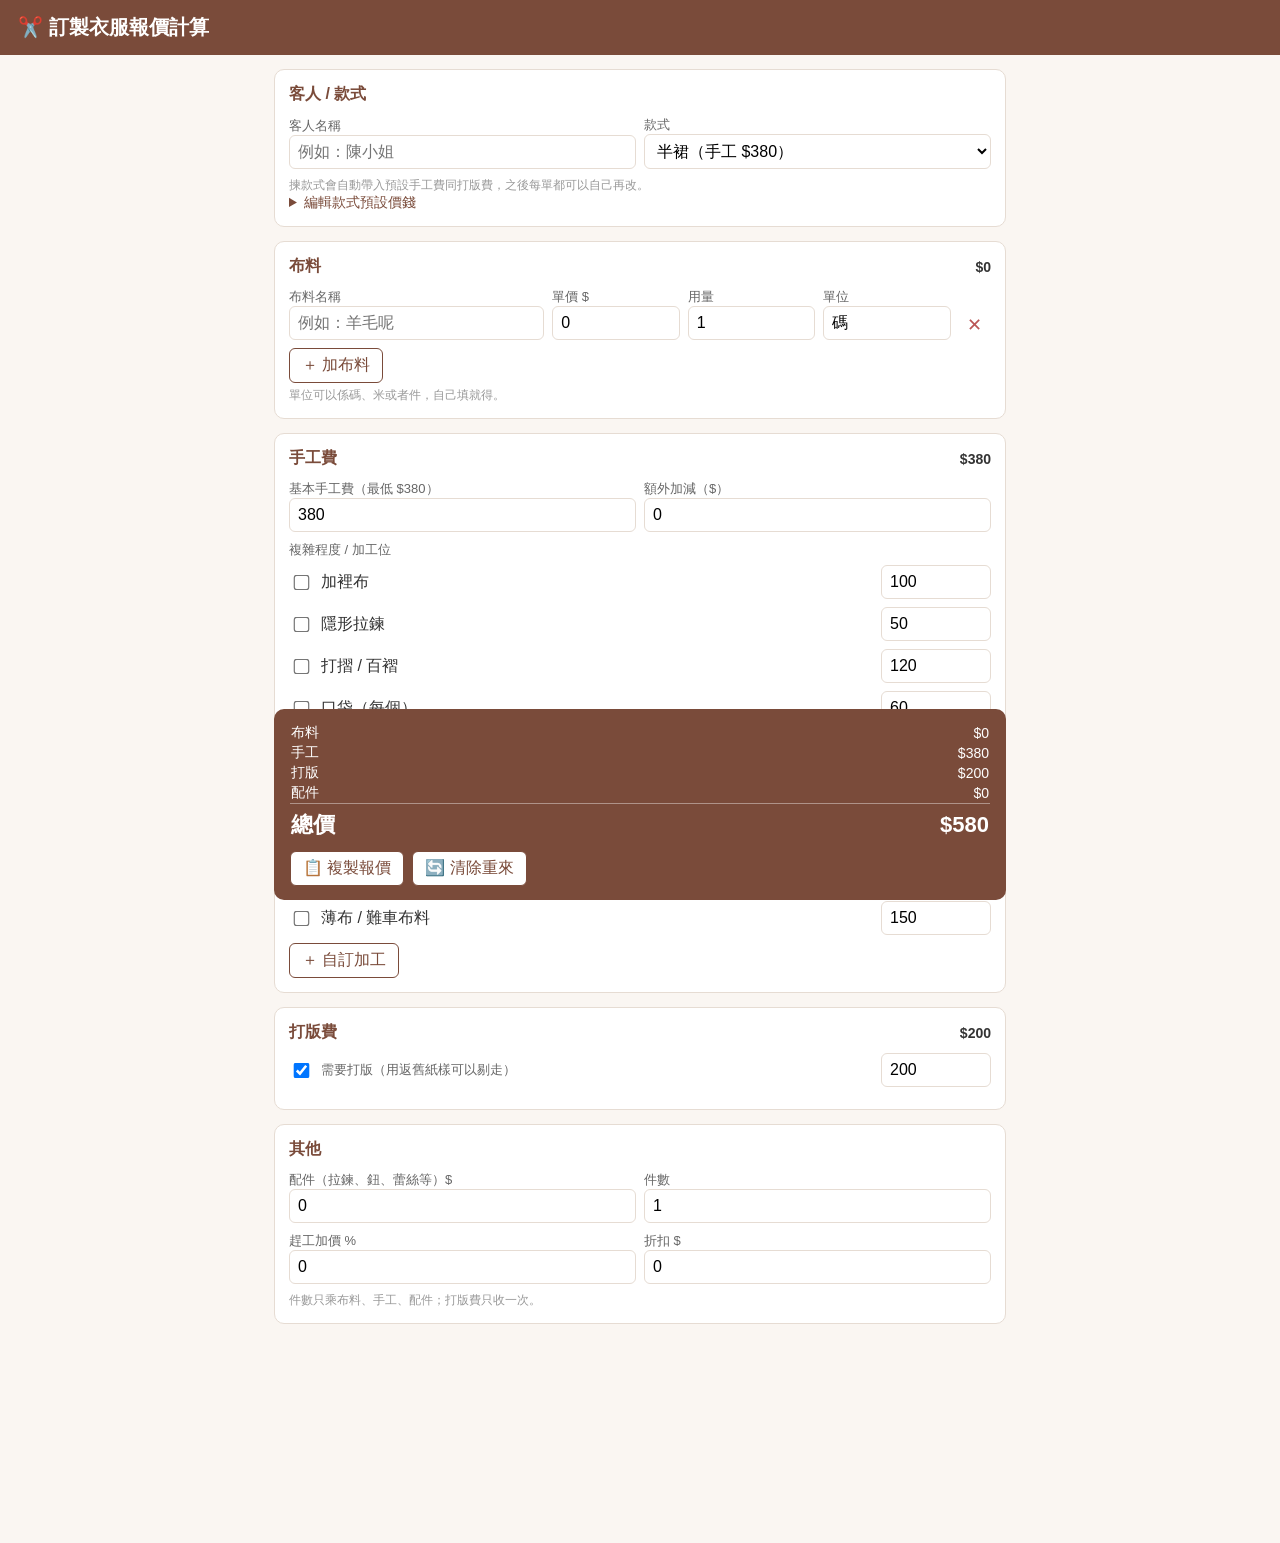
<file: index.html>
<!DOCTYPE html>
<html lang="zh-Hant">
<head>
<meta charset="UTF-8">
<meta name="viewport" content="width=device-width, initial-scale=1">
<title>訂製衣服報價計算</title>
<link rel="manifest" href="manifest.json">
<meta name="theme-color" content="#7a4b3a">
<link rel="icon" href="icons/icon-192.png">
<link rel="apple-touch-icon" href="icons/icon-180.png">
<meta name="apple-mobile-web-app-capable" content="yes">
<meta name="mobile-web-app-capable" content="yes">
<meta name="apple-mobile-web-app-title" content="衣服報價">
<meta name="apple-mobile-web-app-status-bar-style" content="default">
<style>
  :root { --c:#7a4b3a; --bg:#faf6f2; --line:#e6dcd3; }
  * { box-sizing:border-box; }
  body { margin:0; font-family:-apple-system,"PingFang TC","Noto Sans TC","Microsoft JhengHei",sans-serif; background:var(--bg); color:#333; }
  header { background:var(--c); color:#fff; padding:14px 18px; }
  header h1 { margin:0; font-size:20px; }
  main { max-width:760px; margin:0 auto; padding:14px; }
  section { background:#fff; border:1px solid var(--line); border-radius:10px; padding:14px; margin-bottom:14px; }
  h2 { font-size:16px; margin:0 0 10px; color:var(--c); display:flex; justify-content:space-between; align-items:center; }
  h2 .sub { font-size:14px; color:#333; font-weight:600; }
  label { font-size:13px; color:#666; }
  input, select { font:inherit; padding:7px 8px; border:1px solid var(--line); border-radius:6px; width:100%; background:#fff; }
  input[type=checkbox] { width:auto; transform:scale(1.2); }
  .row { display:grid; gap:8px; align-items:end; margin-bottom:8px; }
  .fab { grid-template-columns:2fr 1fr 1fr 1fr 32px; }
  .opt { grid-template-columns:24px 1fr 110px; align-items:center; }
  .two { grid-template-columns:1fr 1fr; }
  .opt.custom { grid-template-columns:24px 1fr 110px 32px; }
  .sub-total { text-align:right; font-size:13px; color:#888; }
  button { font:inherit; border:1px solid var(--c); color:var(--c); background:#fff; border-radius:6px; padding:6px 12px; cursor:pointer; }
  button.primary { background:var(--c); color:#fff; }
  button.x { border:none; color:#b55; padding:4px; font-size:18px; }
  .total { position:sticky; bottom:0; background:var(--c); color:#fff; border-radius:10px; padding:14px 16px; }
  .total table { width:100%; border-collapse:collapse; font-size:14px; }
  .total td:last-child { text-align:right; }
  .total .big td { font-size:22px; font-weight:bold; padding-top:6px; border-top:1px solid rgba(255,255,255,.4); }
  .actions { display:flex; gap:8px; flex-wrap:wrap; margin-top:10px; }
  .actions button { background:#fff; }
  .hint { font-size:12px; color:#999; margin:4px 0 0; }
  details summary { cursor:pointer; color:var(--c); font-size:14px; }
  .toast { position:fixed; top:16px; left:50%; transform:translateX(-50%); background:#333; color:#fff; padding:8px 16px; border-radius:20px; display:none; }
  @media (max-width:520px){ .fab { grid-template-columns:1fr 1fr; } .fab .name { grid-column:1/-1; } }
</style>
</head>
<body>
<header><h1>✂️ 訂製衣服報價計算</h1></header>
<main>

<section>
  <h2>客人 / 款式</h2>
  <div class="row two">
    <div><label>客人名稱</label><input id="customer" placeholder="例如：陳小姐"></div>
    <div><label>款式</label><select id="style"></select></div>
  </div>
  <p class="hint">揀款式會自動帶入預設手工費同打版費，之後每單都可以自己再改。</p>
  <details>
    <summary>編輯款式預設價錢</summary>
    <div id="presetList" style="margin-top:10px"></div>
    <button onclick="addPreset()">＋ 新增款式</button>
    <p class="hint">改完會自動儲存喺呢部機。</p>
  </details>
</section>

<section>
  <h2>布料 <span class="sub" id="fabricSub">$0</span></h2>
  <div id="fabrics"></div>
  <button onclick="addFabric()">＋ 加布料</button>
  <p class="hint">單位可以係碼、米或者件，自己填就得。</p>
</section>

<section>
  <h2>手工費 <span class="sub" id="laborSub">$0</span></h2>
  <div class="row two">
    <div><label>基本手工費（最低 $380）</label><input id="baseLabor" type="number" min="0"></div>
    <div><label>額外加減（$）</label><input id="laborAdjust" type="number" value="0"></div>
  </div>
  <label>複雜程度 / 加工位</label>
  <div id="options" style="margin-top:6px"></div>
  <button onclick="addCustomOpt()">＋ 自訂加工</button>
</section>

<section>
  <h2>打版費 <span class="sub" id="patternSub">$0</span></h2>
  <div class="row opt" style="grid-template-columns:24px 1fr 110px">
    <input type="checkbox" id="needPattern" checked>
    <label for="needPattern">需要打版（用返舊紙樣可以剔走）</label>
    <input id="patternFee" type="number" min="0">
  </div>
</section>

<section>
  <h2>其他</h2>
  <div class="row two">
    <div><label>配件（拉鍊、鈕、蕾絲等）$</label><input id="accessories" type="number" value="0" min="0"></div>
    <div><label>件數</label><input id="qty" type="number" value="1" min="1"></div>
  </div>
  <div class="row two">
    <div><label>趕工加價 %</label><input id="rush" type="number" value="0" min="0"></div>
    <div><label>折扣 $</label><input id="discount" type="number" value="0" min="0"></div>
  </div>
  <p class="hint">件數只乘布料、手工、配件；打版費只收一次。</p>
</section>

<div class="total">
  <table>
    <tr><td>布料</td><td id="tFabric"></td></tr>
    <tr><td>手工</td><td id="tLabor"></td></tr>
    <tr><td>打版</td><td id="tPattern"></td></tr>
    <tr><td>配件</td><td id="tAcc"></td></tr>
    <tr id="trRush"><td>趕工</td><td id="tRush"></td></tr>
    <tr id="trDisc"><td>折扣</td><td id="tDisc"></td></tr>
    <tr class="big"><td>總價</td><td id="tTotal"></td></tr>
  </table>
  <div class="actions">
    <button onclick="copyQuote()">📋 複製報價</button>
    <button onclick="resetOrder()">🔄 清除重來</button>
  </div>
</div>

</main>
<div class="toast" id="toast"></div>

<script>
const DEFAULT_PRESETS = [
  { name:"半裙", labor:380, pattern:200 },
  { name:"褲", labor:480, pattern:250 },
  { name:"恤衫 / 上衣", labor:500, pattern:300 },
  { name:"連身裙", labor:680, pattern:400 },
  { name:"外套", labor:980, pattern:500 },
  { name:"旗袍", labor:1200, pattern:600 },
];
const DEFAULT_OPTS = [
  { name:"加裡布", price:100 },
  { name:"隱形拉鍊", price:50 },
  { name:"打摺 / 百褶", price:120 },
  { name:"口袋（每個）", price:60 },
  { name:"開衩", price:40 },
  { name:"釘鈕 / 開鈕門", price:80 },
  { name:"滾邊 / 包邊", price:100 },
  { name:"對格 / 對條紋", price:150 },
  { name:"薄布 / 難車布料", price:150 },
];
const MIN_LABOR = 380;
const $ = id => document.getElementById(id);
const money = n => "$" + Math.round(n).toLocaleString();
const esc = s => String(s).replace(/[&<>"]/g, c => ({"&":"&amp;","<":"&lt;",">":"&gt;",'"':"&quot;"}[c]));

let presets = JSON.parse(localStorage.getItem("pm_presets") || "null") || DEFAULT_PRESETS.map(p=>({...p}));
let opts = DEFAULT_OPTS.map(o => ({...o, on:false}));
let fabrics = [];

function savePresets(){ localStorage.setItem("pm_presets", JSON.stringify(presets)); }

function renderStyleSelect(keep){
  const cur = keep ? $("style").value : 0;
  $("style").innerHTML = presets.map((p,i)=>`<option value="${i}">${esc(p.name)}（手工 $${p.labor}）</option>`).join("");
  $("style").value = presets[cur] ? cur : 0;
}
function renderPresets(){
  $("presetList").innerHTML = presets.map((p,i)=>`
    <div class="row" style="grid-template-columns:2fr 1fr 1fr 32px">
      <div><label>款式</label><input value="${esc(p.name)}" oninput="presets[${i}].name=this.value;savePresets();renderStyleSelect(true)"></div>
      <div><label>手工</label><input type="number" value="${p.labor}" oninput="presets[${i}].labor=+this.value;savePresets();renderStyleSelect(true)"></div>
      <div><label>打版</label><input type="number" value="${p.pattern}" oninput="presets[${i}].pattern=+this.value;savePresets()"></div>
      <button class="x" onclick="presets.splice(${i},1);savePresets();renderPresets();renderStyleSelect()">✕</button>
    </div>`).join("");
}
function addPreset(){ presets.push({name:"新款式",labor:MIN_LABOR,pattern:200}); savePresets(); renderPresets(); renderStyleSelect(true); }

function applyStyle(){
  const p = presets[$("style").value]; if(!p) return;
  $("baseLabor").value = p.labor; $("patternFee").value = p.pattern; calc();
}

function renderFabrics(){
  $("fabrics").innerHTML = fabrics.map((f,i)=>`
    <div class="row fab">
      <div class="name"><label>布料名稱</label><input value="${esc(f.name)}" placeholder="例如：羊毛呢" oninput="fabrics[${i}].name=this.value;calc()"></div>
      <div><label>單價 $</label><input type="number" value="${f.price}" min="0" oninput="fabrics[${i}].price=+this.value;calc()"></div>
      <div><label>用量</label><input type="number" value="${f.amount}" min="0" step="0.1" oninput="fabrics[${i}].amount=+this.value;calc()"></div>
      <div><label>單位</label><input value="${esc(f.unit)}" oninput="fabrics[${i}].unit=this.value;calc()"></div>
      <button class="x" onclick="fabrics.splice(${i},1);renderFabrics();calc()">✕</button>
    </div>`).join("");
}
function addFabric(){ fabrics.push({name:"",price:0,amount:1,unit:"碼"}); renderFabrics(); calc(); }

function renderOpts(){
  $("options").innerHTML = opts.map((o,i)=>`
    <div class="row opt ${o.custom?'custom':''}">
      <input type="checkbox" ${o.on?"checked":""} onchange="opts[${i}].on=this.checked;calc()">
      ${o.custom ? `<input value="${esc(o.name)}" placeholder="加工名稱" oninput="opts[${i}].name=this.value;calc()">` : `<span>${esc(o.name)}</span>`}
      <input type="number" value="${o.price}" oninput="opts[${i}].price=+this.value;calc()">
      ${o.custom ? `<button class="x" onclick="opts.splice(${i},1);renderOpts();calc()">✕</button>` : ""}
    </div>`).join("");
}
function addCustomOpt(){ opts.push({name:"",price:0,on:true,custom:true}); renderOpts(); calc(); }

function getNums(){
  const qty = Math.max(1, +$("qty").value || 1);
  const fabric = fabrics.reduce((s,f)=>s + (f.price||0)*(f.amount||0), 0);
  const base = Math.max(MIN_LABOR, +$("baseLabor").value || 0);
  const extras = opts.filter(o=>o.on).reduce((s,o)=>s+(o.price||0),0);
  const labor = base + extras + (+$("laborAdjust").value || 0);
  const pattern = $("needPattern").checked ? (+$("patternFee").value || 0) : 0;
  const acc = +$("accessories").value || 0;
  const perPiece = fabric + labor + acc;
  const sub = perPiece*qty + pattern;
  const rush = sub * (+$("rush").value || 0) / 100;
  const disc = +$("discount").value || 0;
  return { qty, fabric, base, extras, labor, pattern, acc, rush, disc, total: Math.max(0, sub + rush - disc) };
}

function calc(){
  const n = getNums(), q = n.qty, x = q>1 ? ` ×${q}` : "";
  $("fabricSub").textContent = money(n.fabric);
  $("laborSub").textContent = money(n.labor);
  $("patternSub").textContent = money(n.pattern);
  $("tFabric").textContent = money(n.fabric*q) + x;
  $("tLabor").textContent = money(n.labor*q) + x;
  $("tPattern").textContent = money(n.pattern);
  $("tAcc").textContent = money(n.acc*q);
  $("tRush").textContent = "+" + money(n.rush);
  $("tDisc").textContent = "-" + money(n.disc);
  $("trRush").style.display = n.rush ? "" : "none";
  $("trDisc").style.display = n.disc ? "" : "none";
  $("tTotal").textContent = money(n.total);
  const bl = $("baseLabor");
  bl.style.borderColor = (+bl.value < MIN_LABOR) ? "#d66" : "";
}

function copyQuote(){
  const n = getNums(), p = presets[$("style").value] || {name:""};
  const L = [];
  L.push(`【訂製報價】${$("customer").value ? " " + $("customer").value : ""}`);
  L.push(`款式：${p.name}${n.qty>1 ? `（${n.qty} 件）` : ""}`);
  L.push("");
  fabrics.forEach(f => { if(f.price*f.amount) L.push(`布料 ${f.name||""}：$${f.price} × ${f.amount}${f.unit} = ${money(f.price*f.amount)}`); });
  L.push(`手工費：${money(n.base)}`);
  opts.filter(o=>o.on && o.price).forEach(o => L.push(`  + ${o.name}：${money(o.price)}`));
  const adj = +$("laborAdjust").value || 0;
  if(adj) L.push(`  ${adj>0?"+":"-"} 其他調整：${money(Math.abs(adj))}`);
  if(n.pattern) L.push(`打版費：${money(n.pattern)}`);
  if(n.acc) L.push(`配件：${money(n.acc)}`);
  if(n.qty>1) L.push(`每件 ${money(n.fabric+n.labor+n.acc)} × ${n.qty} 件`);
  if(n.rush) L.push(`趕工 +${$("rush").value}%：${money(n.rush)}`);
  if(n.disc) L.push(`折扣：-${money(n.disc)}`);
  L.push("");
  L.push(`總價：${money(n.total)}`);
  const text = L.join("\n");
  (navigator.clipboard ? navigator.clipboard.writeText(text) : Promise.reject())
    .then(()=>toast("已複製報價"))
    .catch(()=>{ prompt("複製以下報價：", text); });
}
function toast(msg){ const t=$("toast"); t.textContent=msg; t.style.display="block"; setTimeout(()=>t.style.display="none",1500); }

function resetOrder(){
  $("customer").value=""; $("laborAdjust").value=0; $("accessories").value=0; $("qty").value=1;
  $("rush").value=0; $("discount").value=0; $("needPattern").checked=true;
  opts = DEFAULT_OPTS.map(o=>({...o,on:false})); fabrics=[{name:"",price:0,amount:1,unit:"碼"}];
  renderOpts(); renderFabrics(); applyStyle();
}

document.addEventListener("input", e => { if(e.target.closest("section:not(:first-child)")) calc(); });
$("needPattern").addEventListener("change", calc);
$("style").addEventListener("change", applyStyle);

renderStyleSelect(); renderPresets(); resetOrder();
if ("serviceWorker" in navigator && location.protocol.startsWith("http")) navigator.serviceWorker.register("sw.js");
</script>
</body>
</html>
</file>
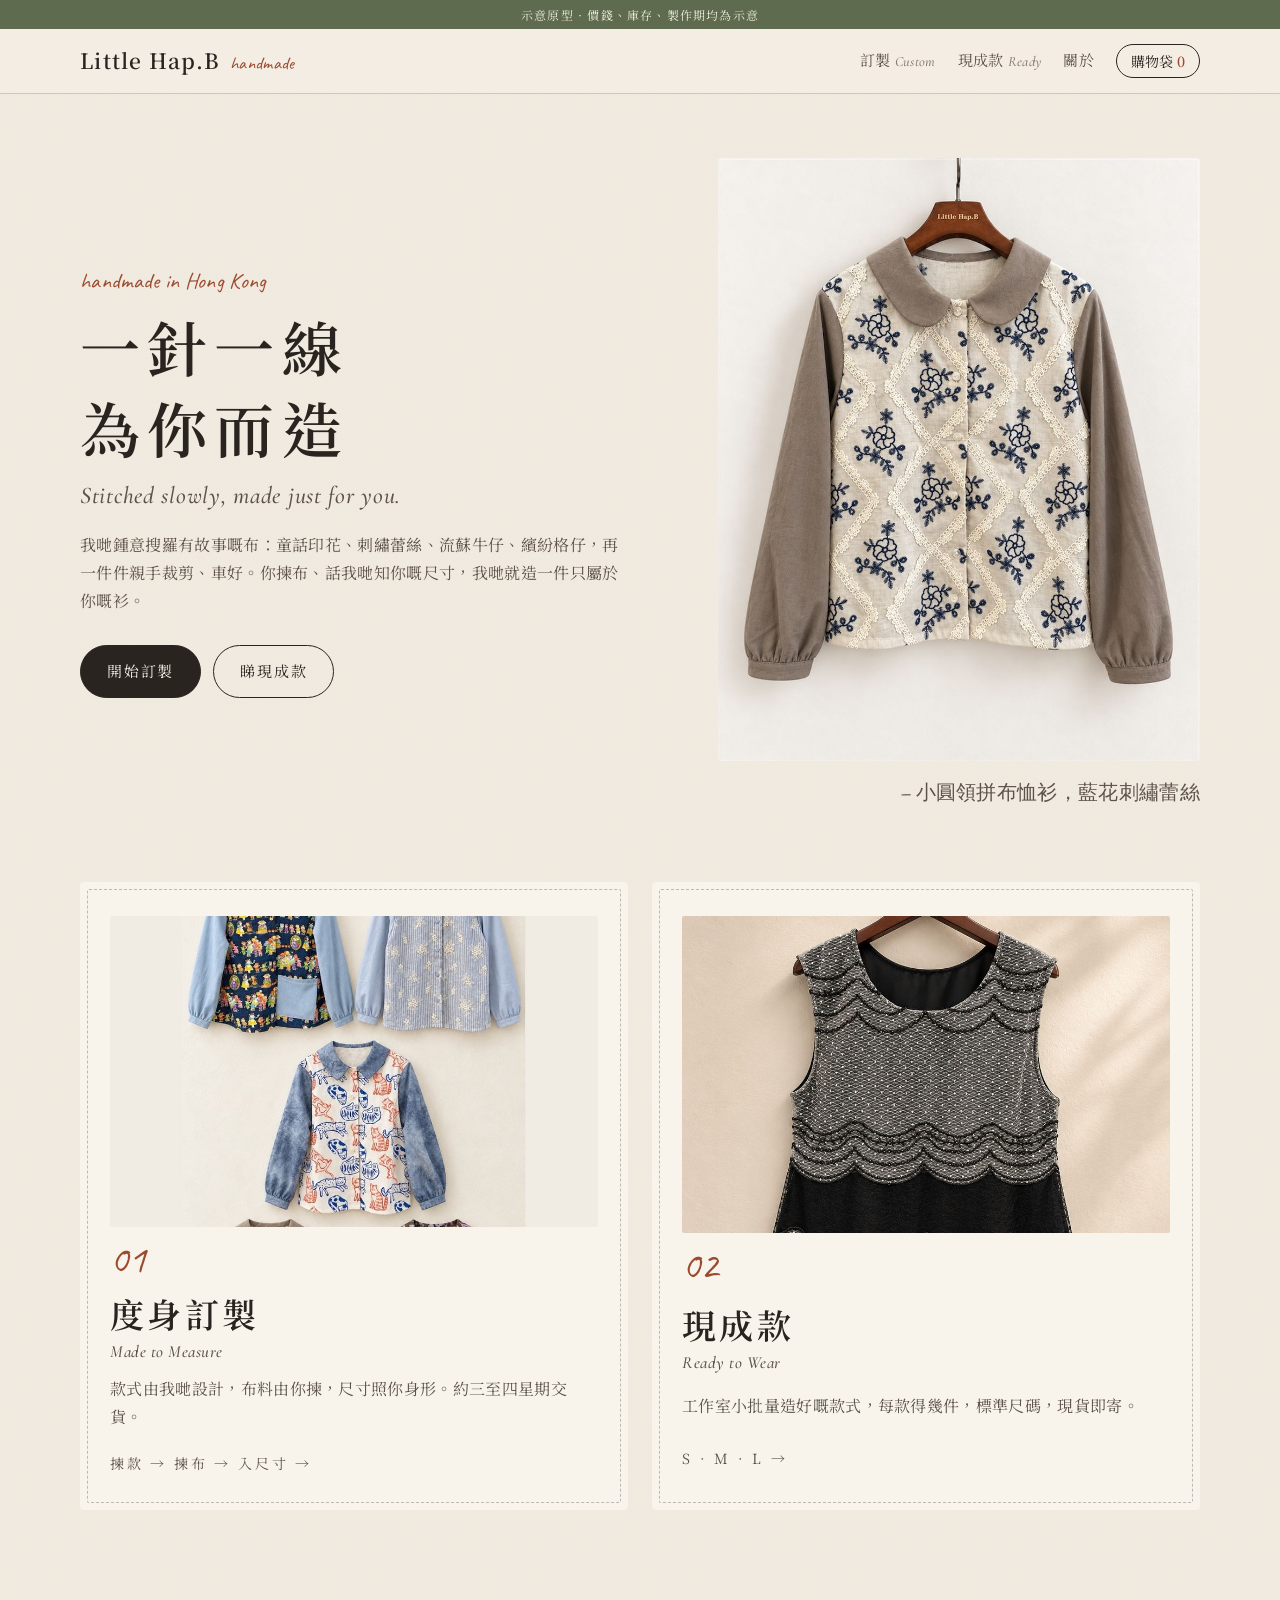
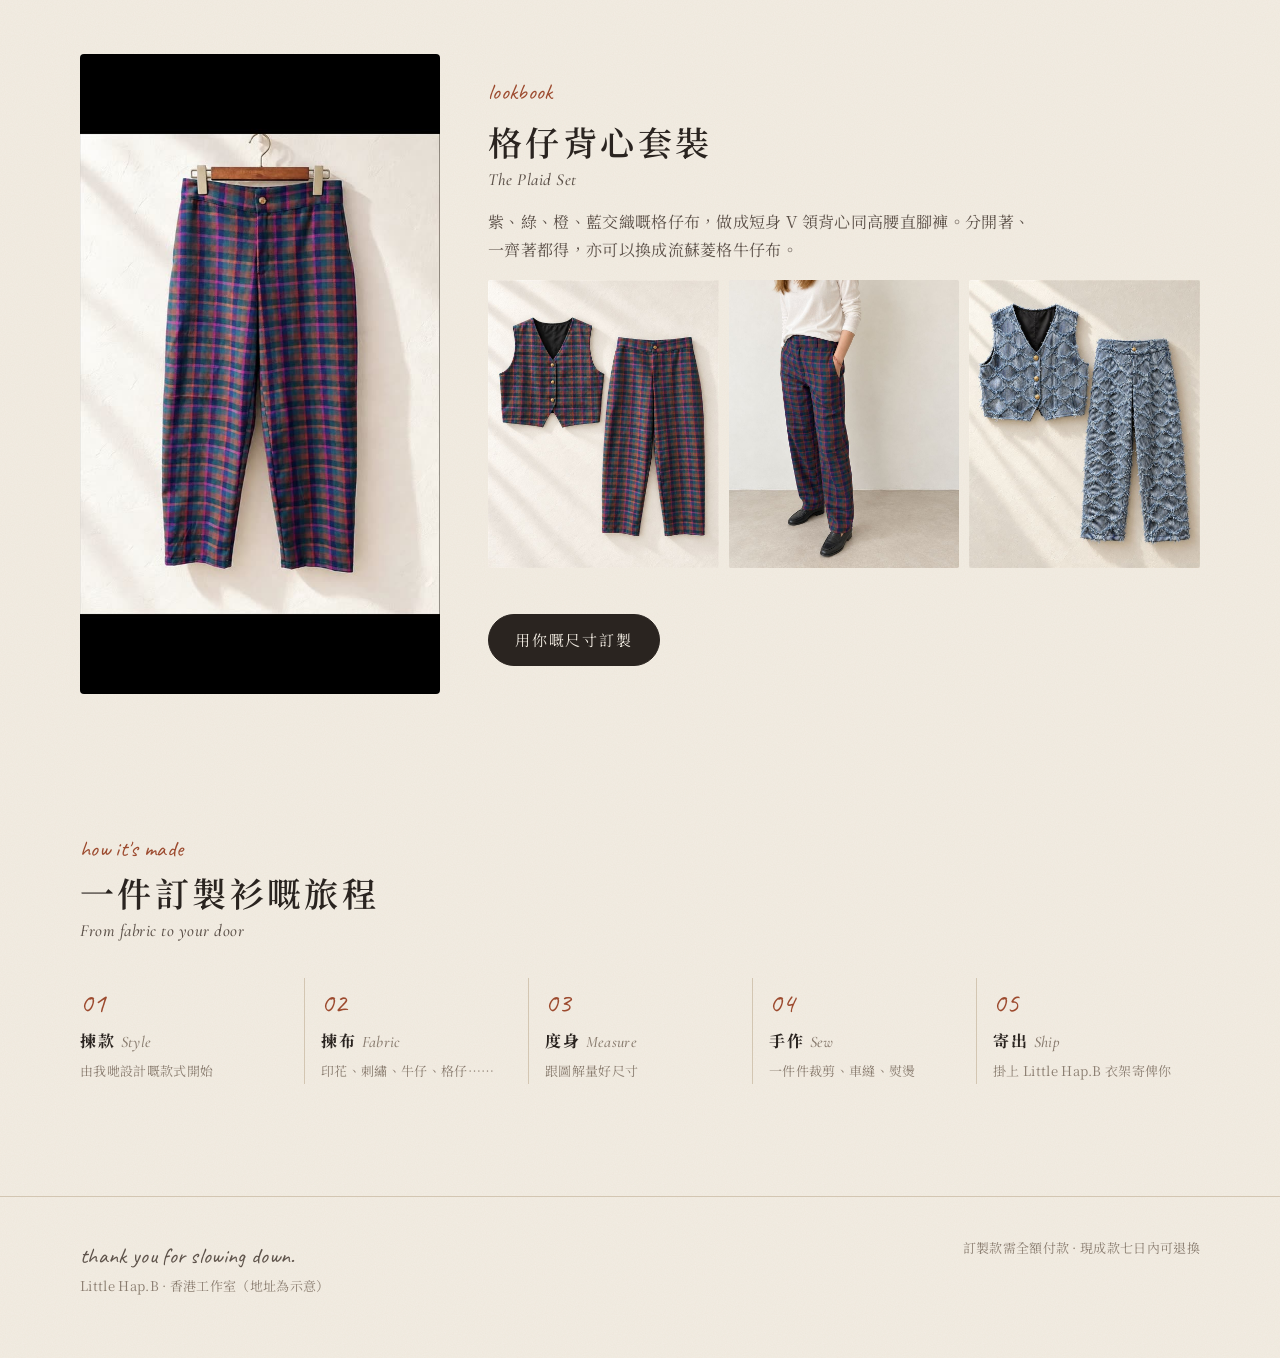
<file: site/index.html>
<!DOCTYPE html>
<html lang="zh-Hant-HK">
<head>
<meta charset="utf-8">
<meta name="viewport" content="width=device-width, initial-scale=1">
<title>Little Hap.B · 原型</title>
<link rel="preconnect" href="https://fonts.googleapis.com">
<link rel="preconnect" href="https://fonts.gstatic.com" crossorigin>
<link href="https://fonts.googleapis.com/css2?family=Caveat:wght@500&family=Cormorant+Garamond:ital,wght@1,500&family=Noto+Serif+TC:wght@400;600&display=swap" rel="stylesheet">
<link rel="stylesheet" href="styles.css">
</head>
<body>

<div class="proto-flag">示意原型 · 價錢、庫存、製作期均為示意</div>

<header class="site-header">
  <div class="wrap">
    <a class="brand" href="#"><b>Little Hap.B</b><span>handmade</span></a>
    <nav class="nav">
      <a href="#custom" data-nav="custom">訂製 <i class="en-i hide-sm">Custom</i></a>
      <a href="#ready" data-nav="ready">現成款 <i class="en-i hide-sm">Ready</i></a>
      <a href="#" data-nav="home" class="hide-sm">關於</a>
      <button class="cart-btn" id="cartBtn" type="button">購物袋 <span class="count" id="cartCount">0</span></button>
    </nav>
  </div>
</header>

<main>
  <!-- ================= HOME ================= -->
  <section class="view" id="view-home">
    <div class="hero">
      <div class="wrap hero-grid">
        <div>
          <div class="eyebrow">handmade in Hong Kong</div>
          <h1>一針一線<br>為你而造<span class="en">Stitched slowly, made just for you.</span></h1>
          <p class="lede">我哋鍾意搜羅有故事嘅布：童話印花、刺繡蕾絲、流蘇牛仔、繽紛格仔，再一件件親手裁剪、車好。你揀布、話我哋知你嘅尺寸，我哋就造一件只屬於你嘅衫。</p>
          <div class="cta-row">
            <a class="btn" href="#custom">開始訂製</a>
            <a class="btn ghost" href="#ready">睇現成款</a>
          </div>
        </div>
        <figure class="hero-photo">
          <img src="img/blouse-embroid.jpg" alt="小圓領拼布恤衫，藍花刺繡蕾絲">
          <figcaption class="note">— 小圓領拼布恤衫，藍花刺繡蕾絲</figcaption>
        </figure>
      </div>
    </div>

    <div class="section" style="padding-top:24px">
      <div class="wrap">
        <div class="zones">
          <a class="zone stitched" href="#custom">
            <img class="zone-img" src="img/blouse-collage.jpg" alt="" loading="lazy">
            <span class="num">01</span>
            <h2>度身訂製<span class="en">Made to Measure</span></h2>
            <p class="lede">款式由我哋設計，布料由你揀，尺寸照你身形。約三至四星期交貨。</p>
            <span class="go">揀款 → 揀布 → 入尺寸 →</span>
          </a>
          <a class="zone stitched" href="#ready">
            <img class="zone-img" src="img/lace-top.jpg" alt="" loading="lazy">
            <span class="num">02</span>
            <h2>現成款<span class="en">Ready to Wear</span></h2>
            <p class="lede">工作室小批量造好嘅款式，每款得幾件，標準尺碼，現貨即寄。</p>
            <span class="go">S · M · L →</span>
          </a>
        </div>
      </div>
    </div>

    <div class="section">
      <div class="wrap lookbook">
        <div class="lookbook-video">
          <video src="img/plaid-set.mp4" poster="img/plaid-set-poster.jpg" autoplay muted loop playsinline></video>
        </div>
        <div class="lookbook-text">
          <div class="eyebrow">lookbook</div>
          <h2>格仔背心套裝<span class="en">The Plaid Set</span></h2>
          <p class="lede">紫、綠、橙、藍交織嘅格仔布，做成短身 V 領背心同高腰直腳褲。分開著、一齊著都得，亦可以換成流蘇菱格牛仔布。</p>
          <div class="lookbook-thumbs">
            <img src="img/plaid-set.jpg" alt="格仔背心套裝" loading="lazy">
            <img src="img/plaid-pants-worn.jpg" alt="格仔直腳褲上身" loading="lazy">
            <img src="img/denim-set.jpg" alt="流蘇牛仔背心套裝" loading="lazy">
          </div>
          <div class="cta-row"><a class="btn" href="#custom">用你嘅尺寸訂製</a></div>
        </div>
      </div>
    </div>

    <div class="section">
      <div class="wrap">
        <div class="section-head">
          <div class="eyebrow">how it's made</div>
          <h2>一件訂製衫嘅旅程<span class="en">From fabric to your door</span></h2>
        </div>
        <ol class="process process-wrap">
          <li><b>揀款 <i class="en-i">Style</i></b><small>由我哋設計嘅款式開始</small></li>
          <li><b>揀布 <i class="en-i">Fabric</i></b><small>印花、刺繡、牛仔、格仔……</small></li>
          <li><b>度身 <i class="en-i">Measure</i></b><small>跟圖解量好尺寸</small></li>
          <li><b>手作 <i class="en-i">Sew</i></b><small>一件件裁剪、車縫、熨燙</small></li>
          <li><b>寄出 <i class="en-i">Ship</i></b><small>掛上 Little Hap.B 衣架寄俾你</small></li>
        </ol>
      </div>
    </div>
  </section>

  <!-- ================= CUSTOM ================= -->
  <section class="view" id="view-custom">
    <div class="wrap section" style="padding-top:44px">
      <div class="section-head">
        <div class="eyebrow">made to measure</div>
        <h1 style="font-size:clamp(28px,5vw,44px)">度身訂製<span class="en">Choose a style, pick a fabric, tell us your size.</span></h1>
      </div>
      <ol class="steps" id="steps">
        <li data-step="0"><span class="n">1</span>揀款式<small>Style</small></li>
        <li data-step="1"><span class="n">2</span>揀布料<small>Fabric</small></li>
        <li data-step="2"><span class="n">3</span>入尺寸<small>Size</small></li>
        <li data-step="3"><span class="n">4</span>確認<small>Review</small></li>
      </ol>
      <div class="flow-grid">
        <aside class="preview stitched" id="preview"></aside>
        <div class="panel" id="panel"></div>
      </div>
    </div>
  </section>

  <!-- ================= READY ================= -->
  <section class="view" id="view-ready">
    <div class="wrap section" style="padding-top:44px">
      <div class="section-head">
        <div class="eyebrow">ready to wear</div>
        <h1 style="font-size:clamp(28px,5vw,44px)">現成款<span class="en">Small batches. Once they're gone, they're gone.</span></h1>
        <p class="lede">小批量製作，每款只造十幾件。賣完會再排期，唔會大量生產。</p>
      </div>
      <div class="filters" id="filters"></div>
      <div class="grid" id="readyGrid"></div>
    </div>
  </section>
</main>

<footer class="site-footer">
  <div class="wrap">
    <div>
      <div class="hand">thank you for slowing down.</div>
      <div>Little Hap.B · 香港工作室（地址為示意）</div>
    </div>
    <div>訂製款需全額付款 · 現成款七日內可退換</div>
  </div>
</footer>

<!-- cart drawer -->
<div class="scrim" id="scrim"></div>
<aside class="drawer" id="drawer" aria-label="購物袋">
  <header><h3>購物袋</h3><button class="x" data-close type="button" aria-label="關閉">×</button></header>
  <div class="items" id="cartItems"></div>
  <footer>
    <div class="total-row"><span>合計</span><b id="cartTotal">HK$0</b></div>
    <button class="btn block" id="checkoutBtn" type="button">前往結帳</button>
  </footer>
</aside>

<!-- modal -->
<div class="modal" id="modal" role="dialog" aria-modal="true">
  <div class="box stitched"><button class="x" data-close type="button" aria-label="關閉">×</button><div id="modalBody"></div></div>
</div>

<div class="toast" id="toast"></div>

<script src="data.js"></script>
<script src="art.js"></script>
<script src="tryon.js"></script>
<script src="app.js"></script>
</body>
</html>
</file>
<file: site/styles.css>
:root {
  --paper: #f3ede3;
  --paper-2: #e9e0d1;
  --card: #f8f4ec;
  --ink: #2a2420;
  --ink-soft: #5d524a;
  --muted: #8a7d70;
  --line: #d3c6b2;
  --rust: #9c4a2e;
  --moss: #5e6b4e;
  --serif: "Noto Serif TC", "Songti TC", "PMingLiU", serif;
  --hand: "Caveat", cursive;
  --radius: 4px;
}

* { box-sizing: border-box; }

html { scroll-behavior: smooth; }

body {
  margin: 0;
  background-color: var(--paper);
  /* faint paper grain */
  background-image: url("data:image/svg+xml,%3Csvg xmlns='http://www.w3.org/2000/svg' width='160' height='160'%3E%3Cfilter id='n'%3E%3CfeTurbulence type='fractalNoise' baseFrequency='.9' numOctaves='2' stitchTiles='stitch'/%3E%3CfeColorMatrix values='0 0 0 0 0.35 0 0 0 0 0.28 0 0 0 0 0.2 0 0 0 .07 0'/%3E%3C/filter%3E%3Crect width='100%25' height='100%25' filter='url(%23n)'/%3E%3C/svg%3E");
  color: var(--ink);
  font-family: var(--serif);
  font-size: 16px;
  line-height: 1.75;
  letter-spacing: .02em;
  -webkit-font-smoothing: antialiased;
}

img, svg { display: block; max-width: 100%; }
a { color: inherit; }
button { font: inherit; color: inherit; }

.wrap { width: min(1120px, 100% - 40px); margin-inline: auto; }

/* ---------- header ---------- */
.site-header {
  position: sticky; top: 0; z-index: 20;
  background: rgba(243, 237, 227, .92);
  backdrop-filter: blur(6px);
  border-bottom: 1px solid var(--line);
}
.site-header .wrap {
  display: flex; align-items: center; justify-content: space-between;
  height: 64px;
}
.brand { text-decoration: none; display: flex; align-items: baseline; gap: 10px; }
.brand b { font-size: 21px; font-weight: 600; letter-spacing: .06em; white-space: nowrap; }
.brand span { font-family: var(--hand); font-size: 18px; color: var(--rust); }
.nav { display: flex; gap: 22px; align-items: center; }
.nav a { text-decoration: none; font-size: 15px; color: var(--ink-soft); padding: 4px 0; border-bottom: 1px solid transparent; }
.nav a.active, .nav a:hover { color: var(--ink); border-bottom-color: var(--rust); }
.cart-btn {
  background: none; border: 1px solid var(--ink); border-radius: 999px;
  padding: 4px 14px; cursor: pointer; font-size: 14px;
}
.cart-btn .count { color: var(--rust); font-weight: 600; }

.nav a, .cart-btn { white-space: nowrap; }
@media (max-width: 640px) {
  .nav a.hide-sm { display: none; }
  .nav { gap: 12px; }
  .brand span { display: none; }
  .brand b { font-size: 18px; letter-spacing: .03em; }
  .cart-btn { padding: 3px 10px; font-size: 13px; }
}

/* ---------- views ---------- */
.view { display: none; animation: fade .6s ease; }
.view.on { display: block; }
@keyframes fade { from { opacity: 0; transform: translateY(6px); } to { opacity: 1; transform: none; } }

.eyebrow { font-family: var(--hand); color: var(--rust); font-size: 22px; line-height: 1; }
h1, h2, h3 { font-weight: 600; line-height: 1.35; margin: 0; }
h1 { font-size: clamp(34px, 6vw, 60px); letter-spacing: .12em; }
h2 { font-size: clamp(24px, 3.4vw, 34px); letter-spacing: .1em; }
h3 { font-size: 19px; letter-spacing: .06em; }
p { margin: 0; }
.lede { color: var(--ink-soft); max-width: 34em; }

.section { padding: 72px 0; }
.section-head { display: grid; gap: 10px; margin-bottom: 36px; }
.rule { height: 1px; background: var(--line); border: 0; margin: 0; }

/* stitched border: dashed line inset, like a seam */
.stitched { position: relative; }
.stitched::after {
  content: ""; position: absolute; inset: 7px;
  border: 1px dashed rgba(42, 36, 32, .28); border-radius: 2px;
  pointer-events: none;
}

/* ---------- hero ---------- */
.hero { padding: 64px 0 48px; }
.hero-grid { display: grid; grid-template-columns: 1.1fr .9fr; gap: 48px; align-items: center; }
.hero h1 { margin: 14px 0 20px; }
.hero .art {
  background: var(--paper-2); aspect-ratio: 4 / 5; border-radius: var(--radius);
  display: grid; place-items: center; padding: 30px;
}
.hero .art svg { width: 78%; }
.hero .note { font-family: var(--hand); font-size: 20px; color: var(--ink-soft); margin-top: 14px; text-align: right; }
.cta-row { display: flex; gap: 12px; flex-wrap: wrap; margin-top: 30px; }
@media (max-width: 800px) {
  .hero-grid { grid-template-columns: 1fr; gap: 28px; }
  .hero { padding-top: 36px; }
}

.btn {
  display: inline-flex; align-items: center; justify-content: center; gap: 8px;
  padding: 12px 26px; border-radius: 999px; cursor: pointer;
  border: 1px solid var(--ink); background: var(--ink); color: var(--paper);
  text-decoration: none; font-size: 15px; letter-spacing: .12em;
  transition: background .3s, color .3s;
}
.btn:hover { background: var(--rust); border-color: var(--rust); }
.btn.ghost { background: transparent; color: var(--ink); }
.btn.ghost:hover { background: var(--ink); color: var(--paper); }
.btn:disabled { opacity: .35; cursor: not-allowed; background: var(--ink); }
.btn.block { width: 100%; }

/* ---------- two zones ---------- */
.zones { display: grid; grid-template-columns: 1fr 1fr; gap: 24px; }
.zone {
  background: var(--card); padding: 34px 30px; border-radius: var(--radius);
  text-decoration: none; display: grid; gap: 12px; transition: transform .4s;
}
.zone:hover { transform: translateY(-3px); }
.zone .num { font-family: var(--hand); font-size: 40px; color: var(--rust); line-height: 1; }
.zone .go { margin-top: 8px; font-size: 14px; letter-spacing: .2em; color: var(--ink-soft); }
@media (max-width: 700px) { .zones { grid-template-columns: 1fr; } }

/* ---------- process ---------- */
.process { display: grid; grid-template-columns: repeat(5, 1fr); gap: 0; counter-reset: s; }
.process li { list-style: none; padding: 0 16px; border-left: 1px solid var(--line); }
.process li:first-child { border-left: 0; padding-left: 0; }
.process li::before {
  counter-increment: s; content: "0" counter(s);
  display: block; font-family: var(--hand); font-size: 28px; color: var(--rust);
}
.process b { display: block; letter-spacing: .1em; }
.process small { color: var(--muted); font-size: 13px; }
.process-wrap { padding: 0; margin: 0; }
@media (max-width: 800px) {
  .process { grid-template-columns: 1fr; gap: 18px; }
  .process li { border-left: 0; padding: 0 0 0 0; border-top: 1px solid var(--line); padding-top: 12px; }
  .process li:first-child { border-top: 0; padding-top: 0; }
}

/* ---------- maker story ---------- */
.story { display: grid; grid-template-columns: .9fr 1.1fr; gap: 48px; align-items: center; }
.story .portrait {
  aspect-ratio: 1; background: var(--paper-2); border-radius: var(--radius);
  display: grid; place-items: center; color: var(--muted); font-size: 14px;
}
.story blockquote { margin: 18px 0; font-size: 20px; line-height: 1.9; }
.story cite { font-family: var(--hand); font-style: normal; font-size: 22px; color: var(--rust); }
@media (max-width: 800px) { .story { grid-template-columns: 1fr; gap: 24px; } }

/* ---------- product cards ---------- */
.grid { display: grid; grid-template-columns: repeat(auto-fill, minmax(240px, 1fr)); gap: 28px; }
.card {
  background: none; border: 0; padding: 0; text-align: left; cursor: pointer;
  display: grid; gap: 10px;
}
.card .pic {
  background: var(--card); aspect-ratio: 4 / 5; border-radius: var(--radius);
  display: grid; place-items: center; padding: 28px; transition: background .4s;
}
.card:hover .pic { background: var(--paper-2); }
.card .pic svg { width: 82%; transition: transform .6s; }
.card:hover .pic svg { transform: scale(1.03) rotate(-1deg); }
.card .meta { display: flex; justify-content: space-between; gap: 10px; align-items: baseline; }
.card .price { color: var(--ink-soft); font-size: 15px; white-space: nowrap; }
.card .sub { color: var(--muted); font-size: 13px; }
.card.selected .pic { outline: 2px solid var(--rust); outline-offset: 3px; }
.tag {
  display: inline-block; font-size: 12px; letter-spacing: .1em; padding: 1px 10px;
  border: 1px solid var(--line); border-radius: 999px; color: var(--ink-soft);
}
.tag.rust { border-color: var(--rust); color: var(--rust); }

/* ---------- custom flow ---------- */
.steps { scroll-margin-top: 72px; display: flex; gap: 0; margin: 0 0 40px; padding: 0; list-style: none; border-bottom: 1px solid var(--line); overflow-x: auto; }
.steps li {
  flex: 1; min-width: 80px; padding: 12px 4px; text-align: center; font-size: 14px;
  color: var(--muted); letter-spacing: .12em; border-bottom: 2px solid transparent; margin-bottom: -1px;
  white-space: nowrap;
}
.steps li .n { font-family: var(--hand); font-size: 20px; margin-right: 4px; }
.steps li.on { color: var(--ink); border-bottom-color: var(--rust); }
.steps li.done { color: var(--ink-soft); cursor: pointer; }

.flow-grid { display: grid; grid-template-columns: .85fr 1.15fr; gap: 48px; align-items: start; }
.preview {
  position: sticky; top: 88px;
  background: var(--card); border-radius: var(--radius); padding: 30px;
  display: grid; gap: 14px;
}
.preview .pic { aspect-ratio: 4 / 5; display: grid; place-items: center; }
.preview .pic svg { width: 80%; transition: all .6s; }
.preview .line { display: flex; justify-content: space-between; font-size: 14px; color: var(--ink-soft); border-top: 1px dashed var(--line); padding-top: 8px; }
.preview .line b { color: var(--ink); font-weight: 600; }
@media (max-width: 860px) {
  .flow-grid { grid-template-columns: 1fr; gap: 24px; }
  .preview { position: relative; top: 0; grid-template-columns: 120px 1fr; align-items: center; padding: 16px; }
  .preview .pic { aspect-ratio: auto; }
  .preview .pic svg { width: 120px; height: 144px; }
  .preview .info { display: grid; gap: 6px; }
}

.panel { display: grid; gap: 22px; }
.panel .hint { color: var(--muted); font-size: 14px; }

.style-list { display: grid; gap: 14px; }
.style-opt {
  display: grid; grid-template-columns: 88px 1fr auto; gap: 16px; align-items: center;
  background: var(--card); border: 1px solid transparent; border-radius: var(--radius);
  padding: 12px 16px 12px 12px; cursor: pointer; text-align: left; transition: border-color .3s;
}
.style-opt:hover { border-color: var(--line); }
.style-opt.on { border-color: var(--rust); }
.style-opt .thumb { background: var(--paper-2); border-radius: 2px; padding: 8px; }
.style-opt p { font-size: 14px; color: var(--ink-soft); }
.style-opt .price { font-size: 15px; white-space: nowrap; }

.fabrics { display: grid; grid-template-columns: repeat(auto-fill, minmax(150px, 1fr)); gap: 16px; }
.fabric {
  background: none; border: 0; padding: 0; cursor: pointer; text-align: left; display: grid; gap: 8px;
}
.swatch {
  aspect-ratio: 1; border-radius: 3px; position: relative;
  box-shadow: inset 0 0 0 1px rgba(0,0,0,.06), 0 1px 0 rgba(0,0,0,.04);
  transition: transform .4s;
}
/* pinked (zigzag) bottom edge like a fabric sample */
.swatch { -webkit-mask: conic-gradient(from -45deg at bottom, #0000, #000 1deg 89deg, #0000 90deg) 50% / 12px 100%;
          mask: conic-gradient(from -45deg at bottom, #0000, #000 1deg 89deg, #0000 90deg) 50% / 12px 100%; }
.fabric:hover .swatch { transform: translateY(-2px); }
.fabric.on .name::before { content: "✓ "; color: var(--rust); }
.fabric.on .swatch { outline: 2px solid var(--rust); outline-offset: 3px; }
.fabric .name { font-size: 15px; }
.fabric .detail { font-size: 12px; color: var(--muted); line-height: 1.5; }
.fabric .plus { font-size: 13px; color: var(--rust); }

.fabric-note { background: var(--card); padding: 16px 18px; border-radius: var(--radius); font-size: 14px; color: var(--ink-soft); }

/* fabric weave textures */
.t-linen { background-image:
  repeating-linear-gradient(0deg, rgba(255,255,255,.09) 0 1px, transparent 1px 3px),
  repeating-linear-gradient(90deg, rgba(0,0,0,.08) 0 1px, transparent 1px 4px); }
.t-twill { background-image: repeating-linear-gradient(45deg, rgba(255,255,255,.10) 0 2px, transparent 2px 5px); }
.t-herring { background-image:
  repeating-linear-gradient(45deg, rgba(255,255,255,.10) 0 2px, transparent 2px 6px),
  repeating-linear-gradient(-45deg, rgba(0,0,0,.08) 0 2px, transparent 2px 6px); background-size: 12px 12px, 12px 12px; background-position: 0 0, 6px 0; }
.t-plain { background-image: repeating-linear-gradient(90deg, rgba(0,0,0,.04) 0 1px, transparent 1px 3px); }
.t-stripe { background-image: repeating-linear-gradient(90deg, rgba(255,255,255,.5) 0 2px, transparent 2px 14px); }

/* measurements */
.measure-wrap { display: grid; grid-template-columns: 1fr 160px; gap: 24px; align-items: start; }
.measures { display: grid; grid-template-columns: 1fr 1fr; gap: 16px 18px; }
.field { display: grid; gap: 4px; }
.field label { font-size: 14px; letter-spacing: .08em; display: flex; justify-content: space-between; }
.field label .opt { color: var(--muted); font-size: 12px; }
.input-unit { position: relative; }
.field input, .field textarea, .field select {
  width: 100%; font: inherit; color: var(--ink); background: var(--card);
  border: 0; border-bottom: 1px solid var(--ink-soft); border-radius: 0;
  padding: 10px 44px 8px 12px; outline: none; font-size: 17px; transition: border-color .3s, background .3s;
}
.field textarea { padding-right: 12px; font-size: 15px; resize: vertical; min-height: 84px; }
.field input:focus, .field textarea:focus { border-bottom-color: var(--rust); background: #fffaf2; }
.input-unit .u { position: absolute; right: 12px; top: 50%; transform: translateY(-50%); color: var(--muted); font-size: 14px; }
.field .tip { font-size: 12px; color: var(--muted); line-height: 1.5; }
.field.bad input { border-bottom-color: var(--rust); }
.field.bad .tip { color: var(--rust); }
.field.wide { grid-column: 1 / -1; }
.body-guide { background: var(--card); border-radius: var(--radius); padding: 16px; position: sticky; top: 88px; }
.body-guide p { font-size: 12px; color: var(--muted); text-align: center; margin-top: 8px; }
.body-guide .hl { stroke: var(--rust); stroke-width: 2; stroke-dasharray: 4 3; opacity: 0; transition: opacity .3s; }
.body-guide .hl.show { opacity: 1; }
@media (max-width: 600px) {
  .measure-wrap { grid-template-columns: 1fr; }
  .body-guide { display: none; }
  .measures { grid-template-columns: 1fr 1fr; gap: 14px 12px; }
}

.summary { background: var(--card); border-radius: var(--radius); padding: 26px; display: grid; gap: 10px; }
.summary .row { display: flex; justify-content: space-between; gap: 16px; font-size: 15px; border-bottom: 1px dashed var(--line); padding-bottom: 8px; }
.summary .row span:first-child { color: var(--muted); }
.summary .total { font-size: 20px; border: 0; padding-top: 6px; }
.summary .mlist { font-size: 14px; color: var(--ink-soft); display: grid; grid-template-columns: 1fr 1fr; gap: 2px 18px; }
.policy { font-size: 13px; color: var(--ink-soft); border-left: 2px solid var(--rust); padding: 4px 0 4px 14px; }
.check { display: flex; gap: 10px; font-size: 14px; align-items: flex-start; cursor: pointer; }
.check input { margin-top: 6px; accent-color: var(--rust); }

.flow-nav { display: flex; justify-content: space-between; gap: 12px; margin-top: 8px; }

/* ---------- ready-made ---------- */
.filters { display: flex; gap: 8px; flex-wrap: wrap; margin-bottom: 28px; }
.chip {
  border: 1px solid var(--line); background: none; border-radius: 999px;
  padding: 4px 16px; cursor: pointer; font-size: 14px; color: var(--ink-soft);
}
.chip.on { background: var(--ink); color: var(--paper); border-color: var(--ink); }

/* ---------- dialog / drawer ---------- */
.scrim {
  position: fixed; inset: 0; background: rgba(42, 36, 32, .4); z-index: 40;
  opacity: 0; pointer-events: none; transition: opacity .35s;
}
.scrim.on { opacity: 1; pointer-events: auto; }

.drawer {
  position: fixed; top: 0; right: 0; bottom: 0; width: min(420px, 100%); z-index: 50;
  background: var(--paper); transform: translateX(100%); transition: transform .45s cubic-bezier(.2,.7,.2,1), visibility 0s .45s;
  display: grid; grid-template-rows: auto 1fr auto; visibility: hidden;
}
.drawer.on { transform: none; visibility: visible; transition-delay: 0s; box-shadow: -10px 0 40px rgba(0,0,0,.12); }
.drawer header, .drawer footer { padding: 18px 22px; border-bottom: 1px solid var(--line); display: flex; justify-content: space-between; align-items: center; }
.drawer footer { border-bottom: 0; border-top: 1px solid var(--line); display: grid; gap: 12px; justify-content: stretch; align-items: stretch; }
.drawer .items { overflow: auto; padding: 8px 22px; }
.x { background: none; border: 0; font-size: 24px; cursor: pointer; line-height: 1; padding: 4px 8px; }
.item { display: grid; grid-template-columns: 64px 1fr auto; gap: 14px; padding: 14px 0; border-bottom: 1px dashed var(--line); align-items: start; }
.item .thumb { background: var(--card); padding: 6px; border-radius: 2px; }
.item small { display: block; color: var(--muted); font-size: 12px; line-height: 1.6; }
.item .rm { background: none; border: 0; color: var(--muted); font-size: 12px; cursor: pointer; text-decoration: underline; padding: 0; }
.empty { color: var(--muted); text-align: center; padding: 40px 0; font-size: 15px; }
.total-row { display: flex; justify-content: space-between; font-size: 18px; }

.modal {
  position: fixed; inset: 0; z-index: 60; display: grid; place-items: center; padding: 20px;
  pointer-events: none; opacity: 0; transition: opacity .35s;
}
.modal.on { opacity: 1; pointer-events: auto; }
.modal .box {
  background: var(--paper); width: min(860px, 100%); max-height: calc(100vh - 40px); overflow: auto;
  border-radius: var(--radius); position: relative; box-shadow: 0 20px 60px rgba(0,0,0,.2);
}
.modal .x { position: absolute; top: 10px; right: 10px; z-index: 2; }
.pd { display: grid; grid-template-columns: 1fr 1fr; }
.pd .pic { background: var(--card); display: grid; place-items: center; padding: 40px; }
.pd .pic svg { width: 80%; }
.pd .body { padding: 36px 30px; display: grid; gap: 16px; align-content: start; }
.sizes { display: flex; gap: 8px; flex-wrap: wrap; }
.size {
  min-width: 52px; padding: 8px 12px; border: 1px solid var(--line); background: none; cursor: pointer; border-radius: 2px;
}
.size.on { border-color: var(--ink); background: var(--ink); color: var(--paper); }
.size:disabled { color: var(--line); text-decoration: line-through; cursor: not-allowed; }
.chart { width: 100%; border-collapse: collapse; font-size: 13px; }
.chart th, .chart td { border-bottom: 1px solid var(--line); padding: 6px 4px; text-align: center; }
.chart th { font-weight: 600; color: var(--ink-soft); }
details summary { cursor: pointer; font-size: 14px; color: var(--ink-soft); }
.message { padding: 40px 30px; text-align: center; display: grid; gap: 14px; justify-items: center; }
.message .seal {
  width: 74px; height: 74px; border-radius: 50%; border: 2px solid var(--rust); color: var(--rust);
  display: grid; place-items: center; font-size: 17px; font-weight: 600; transform: rotate(-8deg); letter-spacing: 0;
}
@media (max-width: 700px) {
  .pd { grid-template-columns: 1fr; }
  .pd .pic { padding: 24px; }
  .pd .pic svg { width: 55%; }
  .pd .body { padding: 22px 20px 28px; }
  .modal { padding: 0; align-items: end; }
  .modal .box { max-height: 92vh; border-radius: 12px 12px 0 0; }
}

.toast {
  position: fixed; left: 50%; bottom: 24px; transform: translate(-50%, 30px); z-index: 70;
  background: var(--ink); color: var(--paper); padding: 10px 22px; border-radius: 999px; font-size: 14px;
  opacity: 0; transition: all .4s; pointer-events: none;
}
.toast.on { opacity: 1; transform: translate(-50%, 0); }

/* ---------- footer ---------- */
.site-footer { border-top: 1px solid var(--line); padding: 40px 0 60px; margin-top: 40px; color: var(--muted); font-size: 13px; }
.site-footer .wrap { display: flex; justify-content: space-between; gap: 20px; flex-wrap: wrap; }
.site-footer .hand { font-family: var(--hand); font-size: 22px; color: var(--ink-soft); }

.proto-flag {
  background: var(--moss); color: #f3ede3; text-align: center; font-size: 12px; letter-spacing: .1em; padding: 4px 10px;
}

@media (prefers-reduced-motion: reduce) {
  *, *::before, *::after { animation: none !important; transition: none !important; }
}

/* ---------- real photos ---------- */
.pic img, .thumb img, .hero-photo img, .zone-img, .lookbook img, .lookbook video, .swatch img {
  width: 100%; height: 100%; object-fit: cover; display: block;
}
.card .pic, .preview .pic, .pd .pic { padding: 0; overflow: hidden; }
.card .pic img { transition: transform .8s ease; }
.card:hover .pic img { transform: scale(1.03); }
.hero-photo { margin: 0; }
.hero-photo img { aspect-ratio: 4 / 5; border-radius: var(--radius); }
.zone-img { aspect-ratio: 16 / 10; border-radius: 2px; margin-bottom: 6px; object-position: center 30%; }
.style-opt .thumb { padding: 0; overflow: hidden; aspect-ratio: 4 / 5; }
.item .thumb { padding: 0; overflow: hidden; aspect-ratio: 4 / 5; }
.swatch { overflow: hidden; }
.preview .pic { aspect-ratio: 4 / 5; border-radius: 2px; }
.preview .pic img { transition: opacity .4s; }
.pd .pic { aspect-ratio: 4 / 5; }
@media (max-width: 860px) {
  .preview .pic { width: 120px; aspect-ratio: 4 / 5; }
}
@media (max-width: 700px) {
  .pd .pic { aspect-ratio: 1; }
  .pd .pic img { object-fit: contain; background: var(--card); }
}

.lookbook { display: grid; grid-template-columns: minmax(220px, 360px) 1fr; gap: 48px; align-items: center; }
.lookbook-video { border-radius: var(--radius); overflow: hidden; aspect-ratio: 9 / 16; background: var(--paper-2); }
.lookbook-text { display: grid; gap: 16px; }
.lookbook-thumbs { display: grid; grid-template-columns: repeat(3, 1fr); gap: 10px; }
.lookbook-thumbs img { aspect-ratio: 4 / 5; border-radius: 2px; }
@media (max-width: 760px) {
  .lookbook { grid-template-columns: 1fr; gap: 24px; }
  .lookbook-video { max-width: 320px; width: 100%; margin-inline: auto; }
}
@media (max-width: 560px) {
  .grid { grid-template-columns: 1fr 1fr; gap: 18px 12px; }
  .card h3 { font-size: 15px; }
  .card .meta { flex-direction: column; gap: 0; }
  .card .price { font-size: 14px; }
}

/* ---------- English lines ---------- */
.en {
  display: block; margin-top: .25em;
  font-family: "Cormorant Garamond", Georgia, serif; font-style: italic; font-weight: 500;
  font-size: .5em; letter-spacing: .03em; line-height: 1.3; color: var(--ink-soft);
}
h1 .en { font-size: .4em; margin-top: .5em; }
h3 .en, .card h3 .en { font-size: .82em; margin-top: 0; color: var(--muted); }
.en-i { font-family: "Cormorant Garamond", Georgia, serif; font-style: italic; font-weight: 500; color: var(--muted); letter-spacing: .02em; }
.nav .en-i { font-size: .95em; }
.steps li small { display: block; font-family: "Cormorant Garamond", Georgia, serif; font-style: italic; font-size: 13px; letter-spacing: .04em; color: var(--muted); line-height: 1.2; }
@media (max-width: 640px) { .nav .en-i.hide-sm { display: none; } }

/* ---------- upload your own fabric ---------- */
.fabric.upload { cursor: pointer; }
.fabric.upload .swatch { background: var(--card); border: 1px dashed var(--ink-soft); display: grid; place-items: center; }
.fabric.upload.on .swatch { border-style: solid; }
.plus-big { font-size: 40px; color: var(--rust); line-height: 1; }
.tryon-box { background: var(--card); border-radius: var(--radius); padding: 16px 18px; display: grid; gap: 10px; font-size: 14px; border-left: 2px solid var(--moss); }
.tryon-box .demo { display: flex; flex-wrap: wrap; gap: 6px; align-items: center; color: var(--ink-soft); }
.tryon-box .chip { font-size: 13px; padding: 2px 12px; }
.scale { display: grid; gap: 4px; font-size: 14px; }
.scale small { font-family: "Cormorant Garamond", Georgia, serif; font-style: italic; color: var(--muted); }
.scale input { width: 100%; accent-color: var(--rust); }
.pic canvas { width: 100%; height: 100%; object-fit: cover; display: block; }
@media (max-width: 860px) {
  .preview.live { position: sticky; top: 66px; z-index: 5; grid-template-columns: 150px 1fr; box-shadow: 0 8px 24px rgba(42,36,32,.12); }
  .preview.live .pic { width: 150px; }
}

/* ---------- swatch badge + WhatsApp checkout ---------- */
.preview .pic { position: relative; }
.fab-badge {
  position: absolute; right: 6%; bottom: 5%; width: 34%; aspect-ratio: 1; border-radius: 50%;
  overflow: hidden; border: 3px solid var(--card); box-shadow: 0 4px 14px rgba(42,36,32,.25);
}
.fab-badge img { width: 100%; height: 100%; object-fit: cover; }
.checkout { padding: 34px 28px 30px; display: grid; gap: 14px; max-width: 520px; margin: 0 auto; }
.checkout .field input, .checkout .field select { padding-right: 12px; font-size: 16px; }
.order-text {
  white-space: pre-wrap; font-family: var(--serif); font-size: 13px; line-height: 1.7;
  background: var(--card); padding: 14px 16px; border-radius: var(--radius); max-height: 260px; overflow: auto; margin: 0;
}
.item small + small { margin-top: 2px; }
</file>
